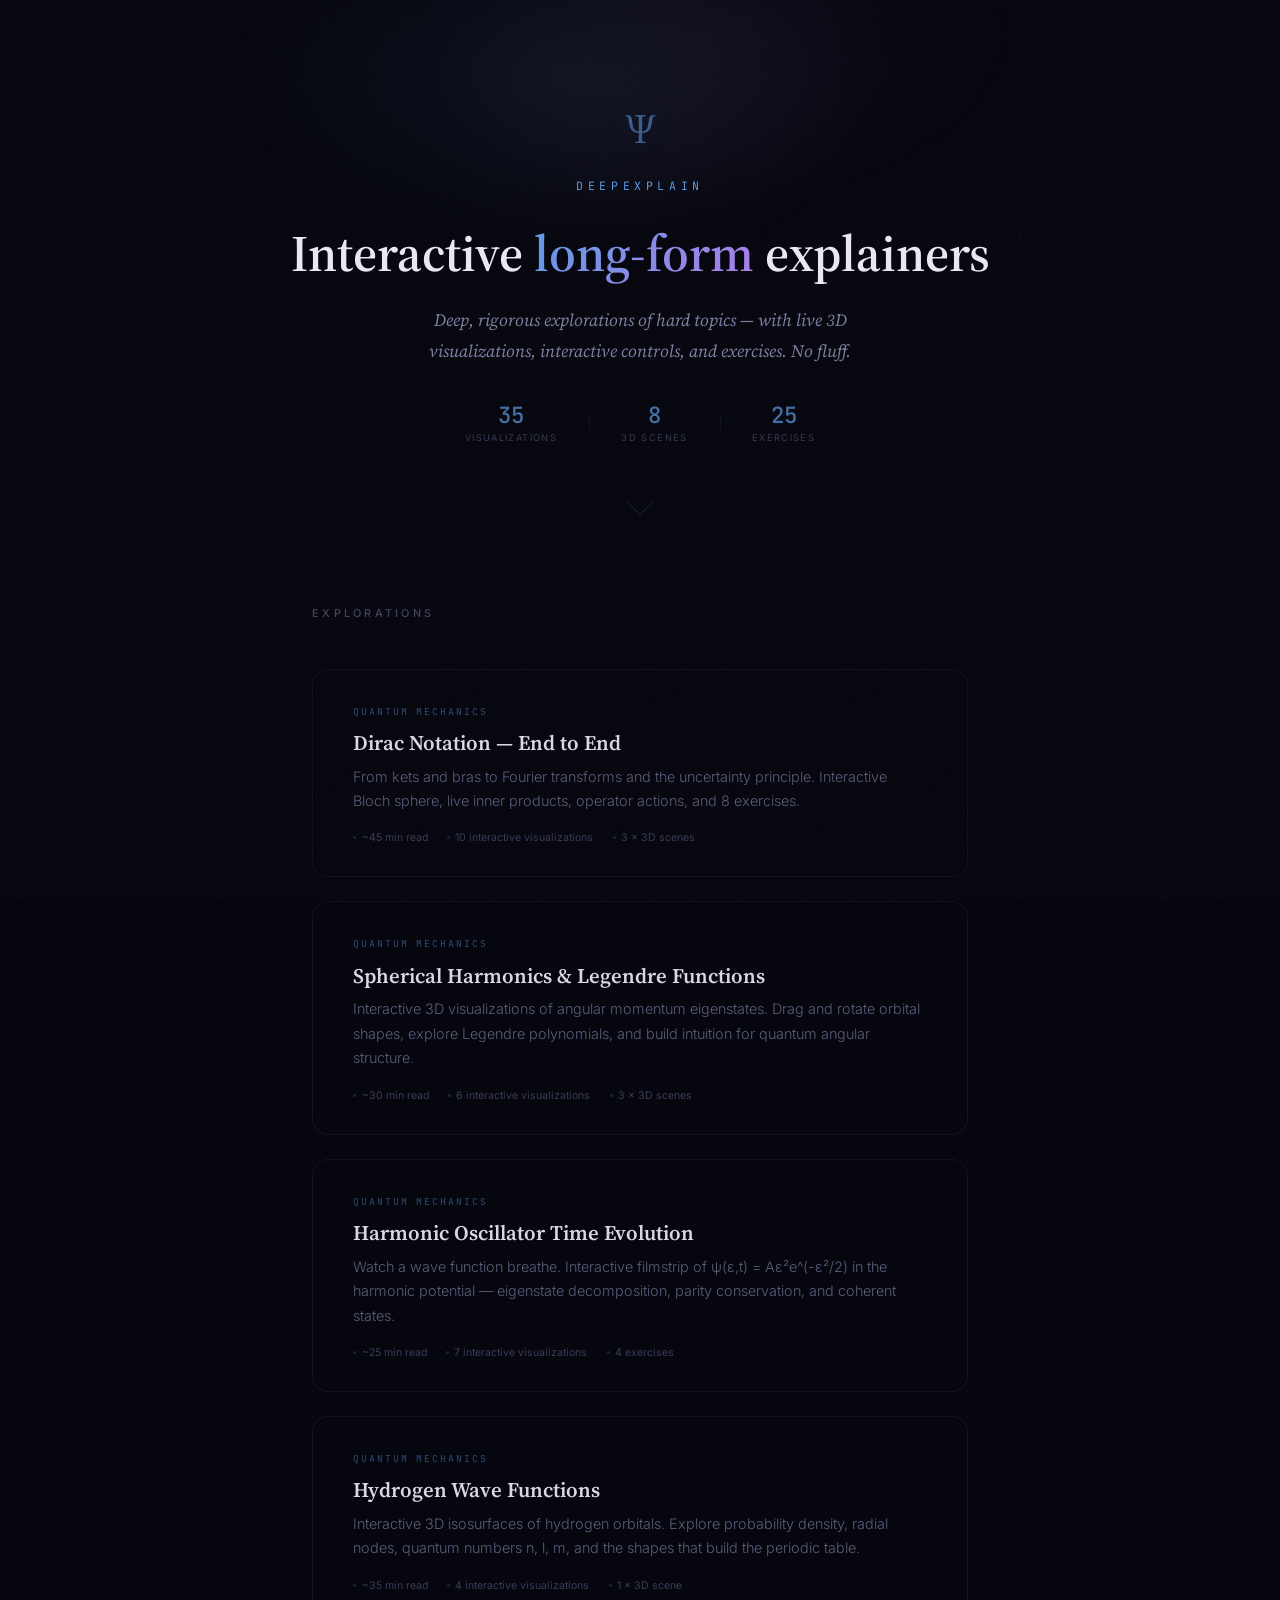
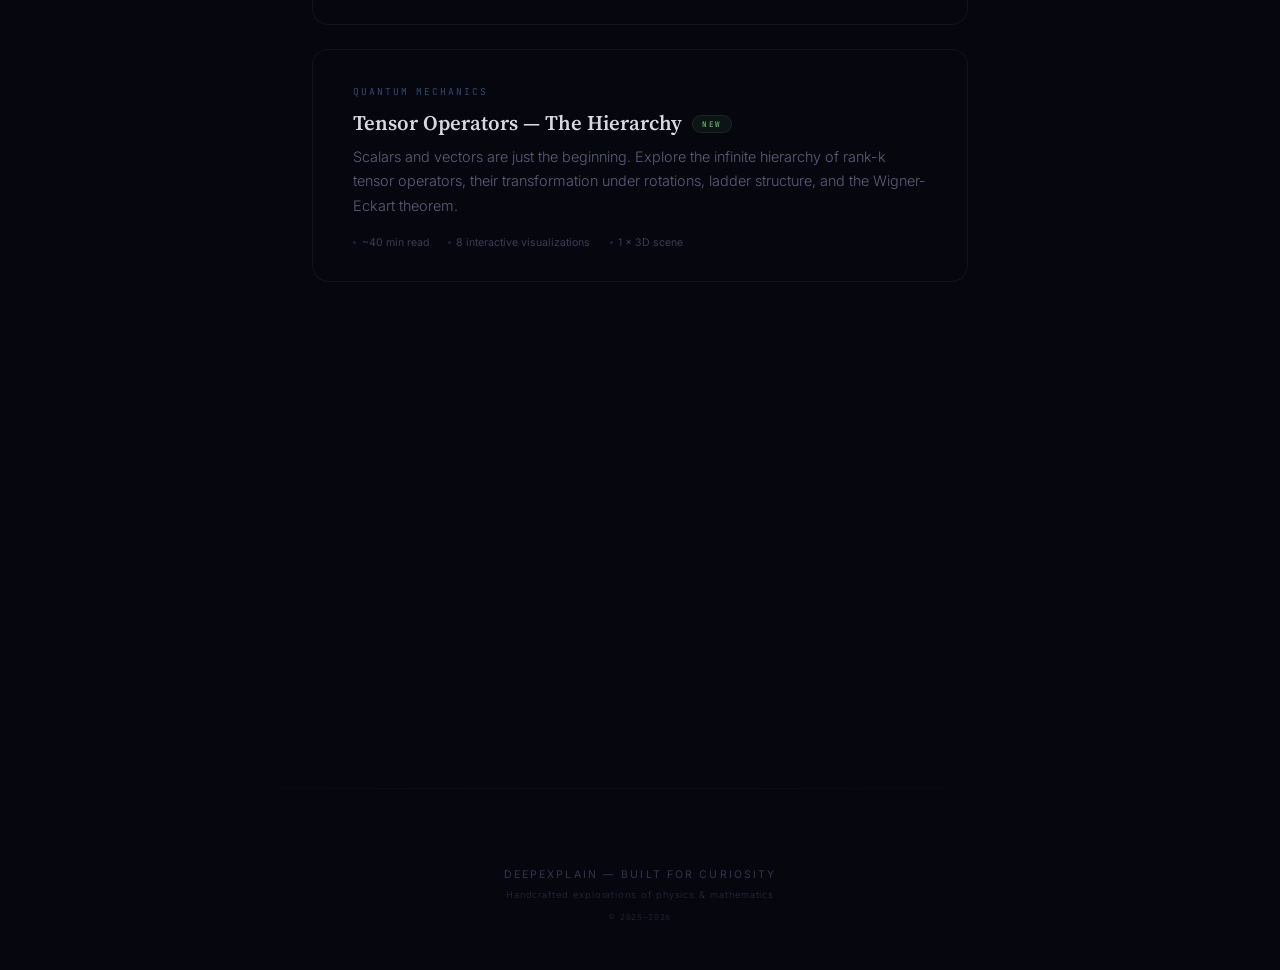
<file: index.html>
<!DOCTYPE html>
<html lang="en">
<head>
  <meta charset="UTF-8">
  <meta name="viewport" content="width=device-width, initial-scale=1.0">
  <title>DeepExplain — Interactive long-form explainers</title>
  <meta name="description" content="Deep, interactive explorations of hard topics. No fluff, no hand-waving — just rigorous explanations with live visualizations.">
  <link rel="canonical" href="https://deepexplain.dev">
  <meta property="og:title" content="DeepExplain — Interactive long-form explainers">
  <meta property="og:description" content="Deep, interactive explorations of hard topics. Live visualizations, 3D scenes, and exercises.">
  <meta property="og:url" content="https://deepexplain.dev">
  <meta property="og:type" content="website">
  <meta property="og:site_name" content="DeepExplain">
  <meta property="og:image" content="https://deepexplain.dev/assets/og-homepage.png">
  <meta property="og:image:width" content="1200">
  <meta property="og:image:height" content="630">
  <meta name="twitter:card" content="summary_large_image">
  <meta name="twitter:title" content="DeepExplain — Interactive long-form explainers">
  <meta name="twitter:description" content="Deep, interactive explorations of hard topics. Live visualizations, 3D scenes, and exercises.">
  <meta name="twitter:image" content="https://deepexplain.dev/assets/og-homepage.png">
  <meta name="author" content="DeepExplain">
  <meta name="theme-color" content="#06060e">
  <link rel="icon" href="data:image/svg+xml,<svg xmlns=%22http://www.w3.org/2000/svg%22 viewBox=%220 0 100 100%22><text y=%22.9em%22 font-size=%2270%22 font-family=%22monospace%22 fill=%22%235c9ce6%22>DE</text></svg>">
  <style>
    @import url('https://fonts.googleapis.com/css2?family=Source+Serif+4:ital,opsz,wght@0,8..60,400;0,8..60,600;1,8..60,400&family=Inter:wght@300;400;500;600&family=JetBrains+Mono:wght@400;500&display=swap');

    *,*::before,*::after{margin:0;padding:0;box-sizing:border-box}
    html{font-size:16px;scroll-behavior:smooth}
    body{
      background:#06060e;
      color:#c8c8d4;
      font-family:'Source Serif 4','Georgia',serif;
      min-height:100vh;
      overflow-x:hidden;
      -webkit-font-smoothing:antialiased;
      -moz-osx-font-smoothing:grayscale;
    }

    ::selection{background:rgba(92,156,230,0.25);color:#e8eaf6}

    /* ─── Noise texture overlay ─── */
    body::before{
      content:'';
      position:fixed;top:0;left:0;width:100%;height:100%;
      z-index:0;pointer-events:none;
      opacity:.028;
      background-image:url("data:image/svg+xml,%3Csvg viewBox='0 0 256 256' xmlns='http://www.w3.org/2000/svg'%3E%3Cfilter id='n'%3E%3CfeTurbulence type='fractalNoise' baseFrequency='.82' numOctaves='4' stitchTiles='stitch'/%3E%3C/filter%3E%3Crect width='100%25' height='100%25' filter='url(%23n)'/%3E%3C/svg%3E");
      background-repeat:repeat;
      background-size:200px 200px;
    }

    /* Canvas background */
    #bg-canvas{
      position:fixed;top:0;left:0;width:100%;height:100%;
      z-index:0;pointer-events:none;
    }

    /* ─── Page transition overlay ─── */
    .page-transition{
      position:fixed;top:0;left:0;width:100%;height:100%;
      z-index:9999;pointer-events:none;
      background:#06060e;
      opacity:0;
      transition:opacity .35s cubic-bezier(.22,1,.36,1);
    }
    .page-transition.active{opacity:1;pointer-events:all}

    .page{
      position:relative;z-index:1;
      opacity:0;
      animation:pageIn .9s .1s cubic-bezier(.22,1,.36,1) forwards;
    }
    @keyframes pageIn{
      from{opacity:0;transform:translateY(16px)}
      to{opacity:1;transform:translateY(0)}
    }

    /* ─── Gradient orb behind header ─── */
    .hero-glow{
      position:absolute;
      top:-18vh;left:50%;
      transform:translateX(-50%);
      width:min(800px,95vw);
      height:480px;
      background:
        radial-gradient(ellipse at 40% 50%,rgba(92,156,230,0.07) 0%,transparent 50%),
        radial-gradient(ellipse at 60% 40%,rgba(180,100,220,0.04) 0%,transparent 45%),
        radial-gradient(ellipse at 50% 60%,rgba(230,140,216,0.02) 0%,transparent 40%);
      pointer-events:none;
      animation:orbBreathe 14s infinite ease-in-out alternate;
    }
    @keyframes orbBreathe{
      0%{opacity:.6;transform:translateX(-50%) scale(1)}
      100%{opacity:1;transform:translateX(-50%) scale(1.1)}
    }

    /* ─── Header ─── */
    header{
      position:relative;
      text-align:center;
      padding:12vh 2rem 6vh;
    }

    /* Brand mark — Ψ glyph */
    .brand-mark{
      font-size:2.6rem;
      line-height:1;
      color:rgba(92,156,230,0.55);
      text-shadow:0 0 40px rgba(92,156,230,0.12), 0 0 80px rgba(92,156,230,0.04);
      margin-bottom:1.8rem;
      font-family:'Source Serif 4',serif;
      font-weight:400;
      opacity:0;
      animation:glyphIn .8s .1s cubic-bezier(.22,1,.36,1) forwards, glyphPulse 8s 1s infinite ease-in-out;
      user-select:none;
    }
    @keyframes glyphIn{
      from{opacity:0;transform:scale(0.85) translateY(8px)}
      to{opacity:1;transform:scale(1) translateY(0)}
    }
    @keyframes glyphPulse{
      0%,100%{text-shadow:0 0 40px rgba(92,156,230,0.08), 0 0 80px rgba(92,156,230,0.03);color:rgba(92,156,230,0.5)}
      50%{text-shadow:0 0 50px rgba(92,156,230,0.18), 0 0 100px rgba(92,156,230,0.06);color:rgba(92,156,230,0.65)}
    }

    header .logo{
      font-family:'JetBrains Mono',monospace;
      font-size:.72rem;
      letter-spacing:.4em;
      text-transform:uppercase;
      color:#5c9ce6;
      margin-bottom:1.8rem;
      opacity:0;
      animation:fadeUp .7s .2s cubic-bezier(.22,1,.36,1) forwards;
    }
    header h1{
      font-family:'Source Serif 4',serif;
      font-size:clamp(2rem,5vw,3.2rem);
      font-weight:600;
      color:#e8e8f0;
      line-height:1.22;
      margin-bottom:1.3rem;
      opacity:0;
      animation:fadeUp .7s .35s cubic-bezier(.22,1,.36,1) forwards;
    }
    header h1 span{
      background:linear-gradient(135deg,#5c9ce6 0%,#b07ce8 50%,#e68cd8 100%);
      background-size:200% 200%;
      -webkit-background-clip:text;
      -webkit-text-fill-color:transparent;
      background-clip:text;
      animation:gradientShift 8s infinite ease-in-out;
    }
    @keyframes gradientShift{
      0%,100%{background-position:0% 50%}
      50%{background-position:100% 50%}
    }
    header p{
      font-size:1.08rem;
      line-height:1.75;
      color:#7e7ea0;
      max-width:520px;
      margin:0 auto;
      font-style:italic;
      opacity:0;
      animation:fadeUp .7s .5s cubic-bezier(.22,1,.36,1) forwards;
    }
    @keyframes fadeUp{
      from{opacity:0;transform:translateY(20px)}
      to{opacity:1;transform:translateY(0)}
    }

    /* ─── Stats strip ─── */
    .stats{
      display:flex;
      justify-content:center;
      align-items:center;
      gap:0;
      margin-top:2.4rem;
      opacity:0;
      animation:fadeUp .6s .65s cubic-bezier(.22,1,.36,1) forwards;
    }
    .stat{
      text-align:center;
      padding:0 2rem;
      position:relative;
    }
    .stat+.stat::before{
      content:'';
      position:absolute;left:0;top:50%;
      transform:translateY(-50%);
      width:1px;height:28px;
      background:linear-gradient(180deg,transparent,rgba(92,156,230,0.12),transparent);
    }
    .stat-num{
      font-family:'JetBrains Mono',monospace;
      font-size:1.4rem;
      font-weight:500;
      color:rgba(92,156,230,0.7);
      line-height:1;
      margin-bottom:.3rem;
    }
    .stat-label{
      font-family:'Inter',sans-serif;
      font-size:.58rem;
      letter-spacing:.15em;
      text-transform:uppercase;
      color:#3a3a54;
      font-weight:400;
    }

    /* ─── Section label ─── */
    .articles{
      max-width:720px;
      margin:4vh auto 10vh;
      padding:0 2rem;
    }
    .articles h2{
      font-family:'Inter',sans-serif;
      font-size:.68rem;
      font-weight:500;
      letter-spacing:.3em;
      text-transform:uppercase;
      color:#444460;
      margin-bottom:2rem;
      padding-bottom:1rem;
      border-bottom:1px solid rgba(92,156,230,0.04);
      opacity:0;
      animation:fadeUp .6s .75s cubic-bezier(.22,1,.36,1) forwards;
    }

    /* ─── Cards ─── */
    .card-wrap{
      perspective:800px;
      margin-bottom:1.5rem;
    }
    .card{
      display:block;
      text-decoration:none;
      padding:2.2rem 2.5rem 2rem;
      border:1px solid rgba(20,20,36,0.9);
      border-radius:16px;
      background:rgba(8,8,18,0.55);
      backdrop-filter:blur(16px);
      position:relative;
      overflow:hidden;
      transition:border-color .5s,box-shadow .5s,transform .4s cubic-bezier(.22,1,.36,1);
      /* scroll reveal */
      opacity:0;
      transform:translateY(28px);
    }
    .card.revealed{
      opacity:1;
      transform:translateY(0);
      transition:opacity .65s cubic-bezier(.22,1,.36,1),transform .65s cubic-bezier(.22,1,.36,1),border-color .5s,box-shadow .5s;
    }

    /* accent stripe — left edge */
    .card .card-accent{
      position:absolute;top:0;left:0;bottom:0;
      width:3px;
      border-radius:16px 0 0 16px;
      opacity:0;
      transition:opacity .5s;
    }
    .card:hover .card-accent{opacity:1}
    .card--qm .card-accent{background:linear-gradient(180deg,#5c9ce6,#b07ce8)}
    .card--math .card-accent{background:linear-gradient(180deg,#66bb6a,#4fc3f7)}

    /* luminous top edge on hover */
    .card::before{
      content:'';
      position:absolute;top:0;left:0;right:0;
      height:1px;
      background:linear-gradient(90deg,transparent 0%,rgba(92,156,230,0.25) 20%,rgba(180,120,232,0.2) 50%,rgba(230,140,216,0.15) 80%,transparent 100%);
      opacity:0;
      transition:opacity .5s;
    }
    .card:hover::before{opacity:1}

    /* cursor-aware radial glow */
    .card::after{
      content:'';
      position:absolute;top:0;left:0;right:0;bottom:0;
      background:radial-gradient(circle at var(--mx,50%) var(--my,50%),rgba(92,156,230,0.04) 0%,transparent 55%);
      opacity:0;
      transition:opacity .4s;
      pointer-events:none;
    }
    .card:hover::after{opacity:1}

    .card:hover{
      border-color:rgba(92,156,230,0.12);
      box-shadow:0 12px 60px -16px rgba(92,156,230,0.1),0 0 0 1px rgba(92,156,230,0.04);
      transform:translateY(-4px);
    }

    .card-tag{
      font-family:'JetBrains Mono',monospace;
      font-size:.6rem;
      letter-spacing:.2em;
      text-transform:uppercase;
      color:#5c9ce6;
      opacity:.45;
      margin-bottom:.7rem;
      transition:opacity .4s;
    }
    .card:hover .card-tag{opacity:.75}
    .card--qm:hover .card-tag{color:#7eb4ee}
    .card--math:hover .card-tag{color:#7ecf80}
    .card h3{
      font-family:'Source Serif 4',serif;
      font-size:1.3rem;
      font-weight:600;
      color:#d8d8e4;
      margin-bottom:.55rem;
      transition:color .4s;
      line-height:1.3;
    }
    .card:hover h3{color:#eaeaf4}
    .card .card-desc{
      font-size:.9rem;
      line-height:1.7;
      color:#5e5e7c;
      font-family:'Inter',sans-serif;
      font-weight:300;
    }
    .card-meta{
      font-family:'Inter',sans-serif;
      font-size:.66rem;
      color:#3c3c58;
      margin-top:1.1rem;
      display:flex;
      flex-wrap:wrap;
      gap:.4rem 1.2rem;
    }
    .card-meta span{
      display:inline-flex;
      align-items:center;
      gap:.35rem;
      transition:color .4s;
    }
    .card:hover .card-meta span{color:#4e5e78}
    .card-meta .meta-dot{
      width:3px;height:3px;
      border-radius:50%;
      background:rgba(92,156,230,0.2);
      display:inline-block;
    }

    /* ─── Coming soon cards ─── */
    .card--upcoming{
      opacity:0;
      pointer-events:none;
      cursor:default;
      border-style:dashed;
      border-color:rgba(30,30,50,0.6);
    }
    .card--upcoming.revealed{
      opacity:1;
    }
    .card--upcoming .card-inner{
      opacity:.32;
      transition:opacity .4s;
    }
    .card--upcoming:nth-last-child(1) .card-inner{opacity:.22}
    .card--upcoming .card-tag{
      color:#5e5e7c;
    }

    /* ─── "NEW" badge on latest article ─── */
    .card-badge{
      display:inline-block;
      font-family:'JetBrains Mono',monospace;
      font-size:.48rem;
      font-weight:500;
      letter-spacing:.18em;
      text-transform:uppercase;
      color:#66bb6a;
      background:rgba(102,187,106,0.08);
      border:1px solid rgba(102,187,106,0.12);
      padding:.18rem .6rem;
      border-radius:100px;
      margin-left:.6rem;
      vertical-align:middle;
      position:relative;
      top:-1px;
      animation:badgePulse 4s infinite ease-in-out;
    }
    @keyframes badgePulse{
      0%,100%{box-shadow:0 0 0 0 rgba(102,187,106,0)}
      50%{box-shadow:0 0 12px 0 rgba(102,187,106,0.06)}
    }

    /* ─── Arrow indicator on live cards ─── */
    .card-arrow{
      position:absolute;
      right:2rem;top:50%;
      transform:translateY(-50%) translateX(-6px);
      opacity:0;
      transition:opacity .4s,transform .4s cubic-bezier(.22,1,.36,1);
      color:rgba(92,156,230,0.25);
      font-size:1.1rem;
      font-family:'Inter',sans-serif;
    }
    .card:hover .card-arrow{
      opacity:1;
      transform:translateY(-50%) translateX(0);
    }

    /* ─── Scroll indicator ─── */
    .scroll-hint{
      text-align:center;
      margin-top:3rem;
      opacity:0;
      animation:fadeUp .6s .9s cubic-bezier(.22,1,.36,1) forwards;
    }
    .scroll-hint-arrow{
      display:inline-block;
      width:20px;height:20px;
      border-right:1.5px solid rgba(92,156,230,0.15);
      border-bottom:1.5px solid rgba(92,156,230,0.15);
      transform:rotate(45deg);
      animation:scrollBounce 2.4s infinite cubic-bezier(.22,1,.36,1);
    }
    @keyframes scrollBounce{
      0%,100%{transform:rotate(45deg) translateY(0);opacity:.3}
      50%{transform:rotate(45deg) translateY(6px);opacity:.6}
    }

    /* ─── Footer ─── */
    footer{
      text-align:center;
      padding:5rem 2rem 3rem;
      position:relative;
    }
    footer::before{
      content:'';
      position:absolute;top:0;left:12%;right:12%;
      height:1px;
      background:linear-gradient(90deg,transparent,rgba(92,156,230,0.06),rgba(180,120,232,0.04),transparent);
    }
    footer p{
      font-family:'Inter',sans-serif;
      font-size:.66rem;
      color:#34344e;
      letter-spacing:.2em;
      font-weight:400;
    }
    footer .footer-sub{
      font-size:.58rem;
      color:#2a2a44;
      margin-top:.5rem;
      letter-spacing:.1em;
      font-weight:300;
    }
    footer .footer-year{
      font-size:.52rem;
      color:#222238;
      margin-top:.7rem;
      letter-spacing:.08em;
      font-weight:300;
      font-family:'JetBrains Mono',monospace;
    }

    /* ─── Focus-visible accessibility ─── */
    .card:focus-visible{
      outline:2px solid rgba(92,156,230,0.4);
      outline-offset:2px;
    }

    /* ─── Mobile touch states ─── */
    @media(hover:none){
      .card:active{
        border-color:rgba(92,156,230,0.12);
        transform:scale(0.985);
        transition:transform .15s;
      }
      .card:active .card-tag{opacity:.75}
      .card:active h3{color:#eaeaf4}
    }

    /* ─── Responsive ─── */
    @media(max-width:768px){
      header{padding:10vh 1.5rem 5vh}
      .brand-mark{font-size:2.2rem}
      .stat{padding:0 1.5rem}
      .stat-num{font-size:1.2rem}
      .articles{padding:0 1.5rem}
      .card{padding:1.8rem 2rem}
      .card-arrow{display:none}
    }
    @media(max-width:600px){
      .stat{padding:0 1.2rem}
      .stat-num{font-size:1.1rem}
      .stat-label{font-size:.54rem}
      .card{padding:1.6rem 1.5rem}
      .card h3{font-size:1.2rem}
      .card .card-desc{font-size:.88rem}
      header h1{font-size:clamp(1.7rem,6vw,2.6rem)}
      .card-badge{font-size:.44rem;padding:.15rem .5rem}
    }
    @media(max-width:480px){
      header{padding:8vh 1.2rem 4vh}
      .brand-mark{font-size:1.8rem;margin-bottom:1.4rem}
      header h1{font-size:clamp(1.6rem,7vw,2.4rem)}
      header p{font-size:.98rem}
      .stat{padding:0 1rem}
      .stat-num{font-size:1rem}
      .stat-label{font-size:.52rem}
      .articles{padding:0 1rem;margin-top:2vh}
      .card{padding:1.5rem 1.3rem;border-radius:12px}
      .card h3{font-size:1.15rem}
      .card .card-desc{font-size:.85rem}
      .card-meta{font-size:.6rem;gap:.3rem .8rem}
      footer{padding:3rem 1.2rem 2rem}
      .scroll-hint{margin-top:2rem}
    }
    @media(max-width:380px){
      .stats{flex-direction:column;gap:.8rem}
      .stat+.stat::before{display:none}
      header h1{font-size:clamp(1.4rem,7vw,2rem)}
    }

    /* ─── Reduced motion ─── */
    @media(prefers-reduced-motion:reduce){
      *,*::before,*::after{
        animation-duration:0.01ms !important;
        animation-iteration-count:1 !important;
        transition-duration:0.01ms !important;
      }
    }
  </style>
</head>
<body>
  <div class="page-transition" id="page-transition"></div>
  <canvas id="bg-canvas"></canvas>
  <div class="page">
    <header>
      <div class="hero-glow"></div>
      <div class="brand-mark" aria-hidden="true">Ψ</div>
      <div class="logo">DeepExplain</div>
      <h1>Interactive <span>long-form</span> explainers</h1>
      <p>Deep, rigorous explorations of hard topics — with live 3D visualizations, interactive controls, and exercises. No fluff.</p>
      <div class="stats">
        <div class="stat">
          <div class="stat-num" data-target="35">0</div>
          <div class="stat-label">Visualizations</div>
        </div>
        <div class="stat">
          <div class="stat-num" data-target="8">0</div>
          <div class="stat-label">3D Scenes</div>
        </div>
        <div class="stat">
          <div class="stat-num" data-target="25">0</div>
          <div class="stat-label">Exercises</div>
        </div>
      </div>
      <div class="scroll-hint"><div class="scroll-hint-arrow"></div></div>
    </header>

    <section class="articles">
      <h2>Explorations</h2>

      <div class="card-wrap">
        <a href="/dirac-notation/" class="card card--qm">
          <div class="card-accent"></div>
          <div class="card-tag">Quantum Mechanics</div>
          <h3>Dirac Notation — End to End</h3>
          <p class="card-desc">From kets and bras to Fourier transforms and the uncertainty principle. Interactive Bloch sphere, live inner products, operator actions, and 8 exercises.</p>
          <div class="card-meta">
            <span><span class="meta-dot"></span> ~45 min read</span>
            <span><span class="meta-dot"></span> 10 interactive visualizations</span>
            <span><span class="meta-dot"></span> 3 × 3D scenes</span>
          </div>
          <span class="card-arrow">→</span>
        </a>
      </div>

      <div class="card-wrap">
        <a href="/spherical-harmonics/" class="card card--qm">
          <div class="card-accent"></div>
          <div class="card-tag">Quantum Mechanics</div>
          <h3>Spherical Harmonics &amp; Legendre Functions</h3>
          <p class="card-desc">Interactive 3D visualizations of angular momentum eigenstates. Drag and rotate orbital shapes, explore Legendre polynomials, and build intuition for quantum angular structure.</p>
          <div class="card-meta">
            <span><span class="meta-dot"></span> ~30 min read</span>
            <span><span class="meta-dot"></span> 6 interactive visualizations</span>
            <span><span class="meta-dot"></span> 3 × 3D scenes</span>
          </div>
          <span class="card-arrow">→</span>
        </a>
      </div>

      <div class="card-wrap">
        <a href="/harmonic-oscillator/" class="card card--qm">
          <div class="card-accent"></div>
          <div class="card-tag">Quantum Mechanics</div>
          <h3>Harmonic Oscillator Time Evolution</h3>
          <p class="card-desc">Watch a wave function breathe. Interactive filmstrip of ψ(ε,t) = Aε²e^(-ε²/2) in the harmonic potential — eigenstate decomposition, parity conservation, and coherent states.</p>
          <div class="card-meta">
            <span><span class="meta-dot"></span> ~25 min read</span>
            <span><span class="meta-dot"></span> 7 interactive visualizations</span>
            <span><span class="meta-dot"></span> 4 exercises</span>
          </div>
          <span class="card-arrow">→</span>
        </a>
      </div>

      <div class="card-wrap">
        <a href="/hydrogen-wavefunctions/" class="card card--qm">
          <div class="card-accent"></div>
          <div class="card-tag">Quantum Mechanics</div>
          <h3>Hydrogen Wave Functions</h3>
          <p class="card-desc">Interactive 3D isosurfaces of hydrogen orbitals. Explore probability density, radial nodes, quantum numbers n, l, m, and the shapes that build the periodic table.</p>
          <div class="card-meta">
            <span><span class="meta-dot"></span> ~35 min read</span>
            <span><span class="meta-dot"></span> 4 interactive visualizations</span>
            <span><span class="meta-dot"></span> 1 × 3D scene</span>
          </div>
          <span class="card-arrow">→</span>
        </a>
      </div>

      <div class="card-wrap">
        <a href="/tensor-operators/" class="card card--qm">
          <div class="card-accent"></div>
          <div class="card-tag">Quantum Mechanics</div>
          <h3>Tensor Operators — The Hierarchy<span class="card-badge">New</span></h3>
          <p class="card-desc">Scalars and vectors are just the beginning. Explore the infinite hierarchy of rank-k tensor operators, their transformation under rotations, ladder structure, and the Wigner-Eckart theorem.</p>
          <div class="card-meta">
            <span><span class="meta-dot"></span> ~40 min read</span>
            <span><span class="meta-dot"></span> 8 interactive visualizations</span>
            <span><span class="meta-dot"></span> 1 × 3D scene</span>
          </div>
          <span class="card-arrow">→</span>
        </a>
      </div>

      <div class="card-wrap">
        <div class="card card--upcoming">
          <div class="card-inner">
            <div class="card-tag">Coming Soon</div>
            <h3>Tensor Products &amp; Entanglement</h3>
            <p class="card-desc">Multi-qubit systems, Bell states, density matrices, and the EPR paradox — all visualized.</p>
            <div class="card-meta"><span>In development</span></div>
          </div>
        </div>
      </div>

      <div class="card-wrap">
        <div class="card card--upcoming">
          <div class="card-inner">
            <div class="card-tag">Coming Soon</div>
            <h3>Path Integrals — Feynman's Way</h3>
            <p class="card-desc">The sum-over-histories formulation from scratch, with interactive path animations.</p>
            <div class="card-meta"><span>Planned</span></div>
          </div>
        </div>
      </div>
    </section>

    <footer>
      <p>DEEPEXPLAIN — BUILT FOR CURIOSITY</p>
      <p class="footer-sub">Handcrafted explorations of physics &amp; mathematics</p>
      <p class="footer-year">© 2025–2026</p>
    </footer>
  </div>

  <script>
    // ─── Page transition on link clicks ───
    document.querySelectorAll('.card:not(.card--upcoming)').forEach(card => {
      card.addEventListener('click', function(e) {
        e.preventDefault();
        const href = this.getAttribute('href');
        document.getElementById('page-transition').classList.add('active');
        setTimeout(() => { window.location.href = href; }, 350);
      });
    });

    // ─── Scroll reveal for cards ───
    const revealObserver = new IntersectionObserver((entries) => {
      entries.forEach((entry) => {
        if (entry.isIntersecting) {
          const cardEl = entry.target.querySelector('.card') || entry.target;
          const allWraps = Array.from(document.querySelectorAll('.card-wrap'));
          const idx = allWraps.indexOf(entry.target);
          setTimeout(() => cardEl.classList.add('revealed'), idx * 130);
          revealObserver.unobserve(entry.target);
        }
      });
    }, { threshold: 0.08, rootMargin: '0px 0px -30px 0px' });

    document.querySelectorAll('.card-wrap').forEach(wrap => revealObserver.observe(wrap));

    // ─── Count-up animation on stat numbers ───
    const statNums = document.querySelectorAll('.stat-num[data-target]');
    let statsCounted = false;
    const statsObserver = new IntersectionObserver((entries) => {
      entries.forEach((entry) => {
        if (entry.isIntersecting && !statsCounted) {
          statsCounted = true;
          statNums.forEach(el => {
            const target = parseInt(el.dataset.target);
            const duration = 1200;
            const start = performance.now();
            function tick(now) {
              const elapsed = now - start;
              const progress = Math.min(elapsed / duration, 1);
              // ease-out cubic
              const eased = 1 - Math.pow(1 - progress, 3);
              el.textContent = Math.round(eased * target);
              if (progress < 1) requestAnimationFrame(tick);
            }
            requestAnimationFrame(tick);
          });
          statsObserver.disconnect();
        }
      });
    }, { threshold: 0.5 });
    const statsEl = document.querySelector('.stats');
    if (statsEl) statsObserver.observe(statsEl);

    // ─── Fade scroll hint on scroll ───
    const scrollHint = document.querySelector('.scroll-hint');
    if (scrollHint) {
      window.addEventListener('scroll', () => {
        if (window.scrollY > 80) {
          scrollHint.style.opacity = '0';
          scrollHint.style.transition = 'opacity .5s';
        }
      }, { passive: true });
    }

    // ─── Cursor-aware card glow + subtle 3D tilt ───
    document.querySelectorAll('.card:not(.card--upcoming)').forEach(card => {
      card.addEventListener('mousemove', (e) => {
        const rect = card.getBoundingClientRect();
        const x = (e.clientX - rect.left) / rect.width;
        const y = (e.clientY - rect.top) / rect.height;
        card.style.setProperty('--mx', (x * 100) + '%');
        card.style.setProperty('--my', (y * 100) + '%');
        // subtle 3D tilt
        const tiltX = (y - 0.5) * -3;
        const tiltY = (x - 0.5) * 3;
        card.style.transform = `translateY(-4px) rotateX(${tiltX}deg) rotateY(${tiltY}deg)`;
      });
      card.addEventListener('mouseleave', () => {
        card.style.transform = '';
      });
    });

    // ─── Parallax header on scroll ───
    const brandMark = document.querySelector('.brand-mark');
    const heroGlow = document.querySelector('.hero-glow');
    let ticking = false;
    window.addEventListener('scroll', () => {
      if (!ticking) {
        requestAnimationFrame(() => {
          const scrollY = window.scrollY;
          if (scrollY < 600) {
            const rate = scrollY * 0.15;
            brandMark.style.transform = `translateY(${rate}px)`;
            heroGlow.style.transform = `translateX(-50%) translateY(${scrollY * 0.08}px)`;
          }
          ticking = false;
        });
        ticking = true;
      }
    });

    // ─── Particle background (performance-aware) ───
    const c = document.getElementById('bg-canvas');
    const ctx = c.getContext('2d');
    let W, H, particles = [];
    const isMobile = window.innerWidth < 768;
    const N = isMobile ? 40 : 80;

    function resize() {
      W = c.width = window.innerWidth;
      H = c.height = window.innerHeight;
    }
    resize();
    window.addEventListener('resize', resize);

    const colors = [
      [92, 156, 230],   // blue
      [180, 120, 232],  // violet
      [230, 140, 216],  // rose
    ];
    for (let i = 0; i < N; i++) {
      const col = colors[Math.floor(Math.random() * colors.length)];
      const depth = Math.random();
      particles.push({
        x: Math.random() * (W || 1200),
        y: Math.random() * (H || 800),
        vx: (Math.random() - 0.5) * 0.1 * (0.5 + depth * 0.5),
        vy: (Math.random() - 0.5) * 0.1 * (0.5 + depth * 0.5),
        r: (Math.random() * 1.2 + 0.3) * (0.6 + depth * 0.4),
        o: (Math.random() * 0.09 + 0.012) * (0.5 + depth * 0.5),
        col: col,
        depth: depth
      });
    }

    const connDist = isMobile ? 100 : 130;
    function draw() {
      ctx.clearRect(0, 0, W, H);
      for (let i = 0; i < N; i++) {
        const p = particles[i];
        p.x += p.vx; p.y += p.vy;
        if (p.x < 0) p.x = W;
        if (p.x > W) p.x = 0;
        if (p.y < 0) p.y = H;
        if (p.y > H) p.y = 0;
        ctx.beginPath();
        ctx.arc(p.x, p.y, p.r, 0, Math.PI * 2);
        ctx.fillStyle = `rgba(${p.col[0]},${p.col[1]},${p.col[2]},${p.o})`;
        ctx.fill();
        // connections (skip on mobile for performance)
        if (!isMobile) {
          for (let j = i + 1; j < N; j++) {
            const q = particles[j];
            const dx = p.x - q.x, dy = p.y - q.y;
            const dist = Math.sqrt(dx * dx + dy * dy);
            if (dist < connDist) {
              const avgR = (p.col[0] + q.col[0]) >> 1;
              const avgG = (p.col[1] + q.col[1]) >> 1;
              const avgB = (p.col[2] + q.col[2]) >> 1;
              ctx.beginPath();
              ctx.moveTo(p.x, p.y);
              ctx.lineTo(q.x, q.y);
              ctx.strokeStyle = `rgba(${avgR},${avgG},${avgB},${0.02 * (1 - dist / connDist)})`;
              ctx.lineWidth = 0.4;
              ctx.stroke();
            }
          }
        }
      }
      requestAnimationFrame(draw);
    }
    draw();
  </script>

  <!-- Google Analytics -->
  <script async src="https://www.googletagmanager.com/gtag/js?id=G-GY760J0K7L"></script>
  <script>
    window.dataLayer = window.dataLayer || [];
    function gtag(){dataLayer.push(arguments);}
    gtag('js', new Date());
    gtag('config', 'G-GY760J0K7L');
  </script>
</body>
</html>
</file>
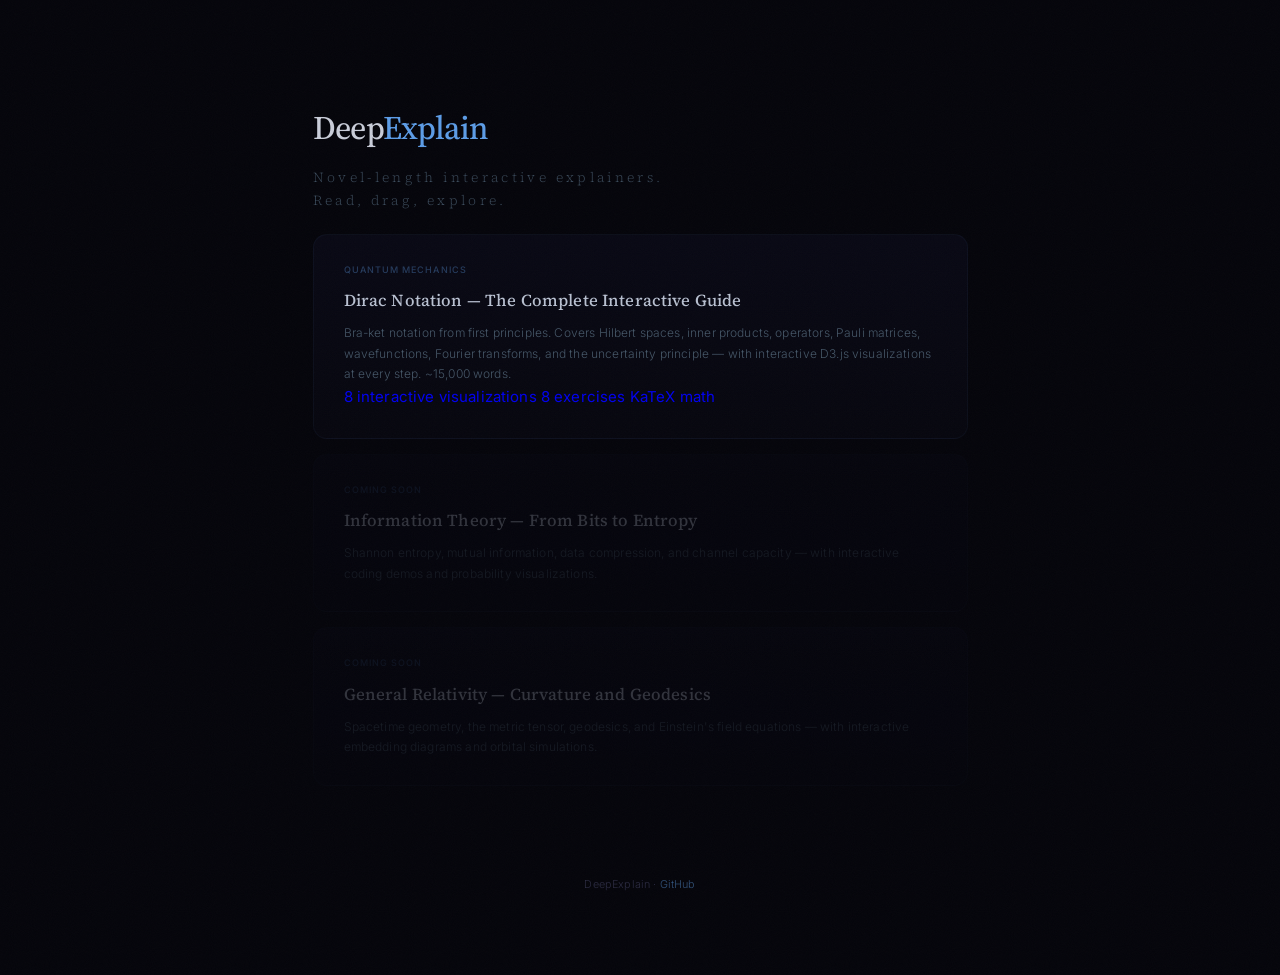
<file: index.v3.html>
<!DOCTYPE html>
<html lang="en">
<head>
  <meta charset="UTF-8">
  <meta name="viewport" content="width=device-width, initial-scale=1.0">
  <title>DeepExplain — Interactive Long-Form Explainers</title>
  <meta name="description" content="Novel-length interactive explainers on physics, math, and computer science. Built with D3.js visualizations that run as you read.">
  <meta property="og:title" content="DeepExplain — Interactive Long-Form Explainers">
  <meta property="og:description" content="Novel-length interactive explainers on physics, math, and computer science.">
  <meta property="og:type" content="website">
  <link rel="icon" type="image/svg+xml" href="data:image/svg+xml,%3Csvg xmlns='http://www.w3.org/2000/svg' viewBox='0 0 32 32'%3E%3Crect width='32' height='32' rx='6' fill='%230a0a18'/%3E%3Ctext x='16' y='24' text-anchor='middle' font-family='serif' font-size='22' font-weight='bold' fill='%234fc3f7'%3E%E2%9F%A8%E2%9F%A9%3C/text%3E%3C/svg%3E">
  <link rel="canonical" href="https://deepexplain.dev/">
  <link rel="stylesheet" href="css/style.css">
</head>
<body>

<main class="home">

  <div class="hero-mark">
    <div class="logo-text">Deep<span class="accent">Explain</span></div>
    <p class="tagline">Novel-length interactive explainers.<br>Read, drag, explore.</p>
  </div>

  <div class="article-list">

    <a href="dirac-notation/" class="article-card">
      <div class="card-meta">Quantum Mechanics</div>
      <div class="card-title">Dirac Notation — The Complete Interactive Guide</div>
      <div class="card-desc">
        Bra-ket notation from first principles. Covers Hilbert spaces, inner products, operators, 
        Pauli matrices, wavefunctions, Fourier transforms, and the uncertainty principle — with 
        interactive D3.js visualizations at every step. ~15,000 words.
      </div>
      <div class="card-tags">
        <span class="tag">8 interactive visualizations</span>
        <span class="tag">8 exercises</span>
        <span class="tag">KaTeX math</span>
      </div>
    </a>

    <div class="article-card coming-soon">
      <div class="card-meta">Coming soon</div>
      <div class="card-title">Information Theory — From Bits to Entropy</div>
      <div class="card-desc">
        Shannon entropy, mutual information, data compression, and channel capacity — 
        with interactive coding demos and probability visualizations.
      </div>
    </div>

    <div class="article-card coming-soon">
      <div class="card-meta">Coming soon</div>
      <div class="card-title">General Relativity — Curvature and Geodesics</div>
      <div class="card-desc">
        Spacetime geometry, the metric tensor, geodesics, and Einstein's field equations — 
        with interactive embedding diagrams and orbital simulations.
      </div>
    </div>

  </div>

  <p class="closing home-footer">
    DeepExplain · <a href="https://github.com/crawde" class="subtle-link">GitHub</a>
  </p>

</main>

</body>
</html>
</file>
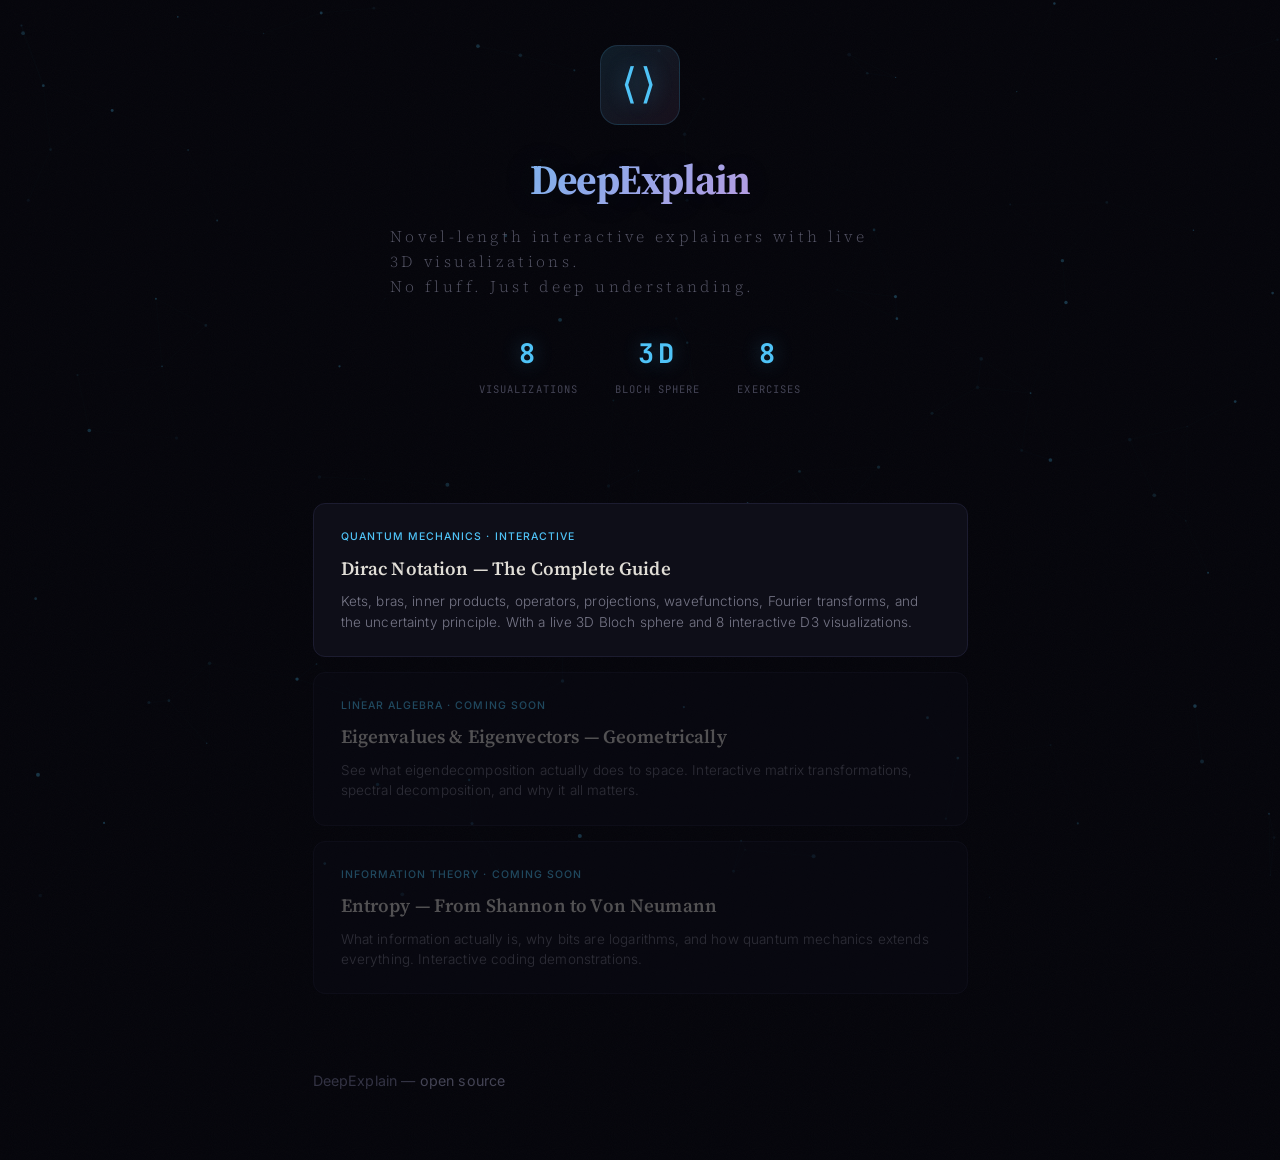
<file: index.v4.html>
<!DOCTYPE html>
<html lang="en">
<head>
  <meta charset="UTF-8">
  <meta name="viewport" content="width=device-width, initial-scale=1.0">
  <title>DeepExplain — Interactive Deep Dives into Hard Topics</title>
  <meta name="description" content="Novel-length interactive explainers with live 3D visualizations. Dive deep into quantum mechanics, linear algebra, and more.">
  <meta property="og:title" content="DeepExplain — Interactive Deep Dives into Hard Topics">
  <meta property="og:description" content="Novel-length interactive explainers with live 3D and 2D visualizations. No fluff, just deep understanding.">
  <meta property="og:type" content="website">
  <link rel="icon" type="image/svg+xml" href="data:image/svg+xml,%3Csvg xmlns='http://www.w3.org/2000/svg' viewBox='0 0 32 32'%3E%3Crect width='32' height='32' rx='6' fill='%230a0a18'/%3E%3Ctext x='16' y='24' text-anchor='middle' font-family='serif' font-size='22' font-weight='bold' fill='%234fc3f7'%3E%E2%9F%A8%E2%9F%A9%3C/text%3E%3C/svg%3E">
  <link rel="canonical" href="https://deepexplain.dev/">
  <link rel="stylesheet" href="css/style.css">
  <style>
    /* Landing-specific styles */
    #particle-canvas {
      position: fixed;
      top: 0; left: 0;
      width: 100vw; height: 100vh;
      z-index: 0;
      pointer-events: none;
    }
    .home {
      position: relative;
      z-index: 1;
      max-width: 700px;
      margin: 0 auto;
      padding: 0 1.5rem;
      min-height: 100vh;
      display: flex;
      flex-direction: column;
      justify-content: center;
    }
    .hero-mark {
      text-align: center;
      margin-bottom: 4rem;
      padding-top: 3rem;
    }
    .logo-icon {
      display: block;
      margin: 0 auto 1.2rem;
      width: 80px;
      height: 80px;
      border-radius: 18px;
      background: linear-gradient(135deg, rgba(79,195,247,0.12) 0%, rgba(230,140,216,0.08) 100%);
      border: 1px solid rgba(79,195,247,0.15);
      display: flex;
      align-items: center;
      justify-content: center;
      font-size: 42px;
      font-family: serif;
      color: #4fc3f7;
      text-shadow: 0 0 20px rgba(79,195,247,0.4);
      animation: logoPulse 3s ease-in-out infinite;
    }
    @keyframes logoPulse {
      0%, 100% { box-shadow: 0 0 30px rgba(79,195,247,0.1); }
      50% { box-shadow: 0 0 50px rgba(79,195,247,0.2); }
    }
    .logo-text {
      font-size: 2.8rem;
      font-weight: 700;
      letter-spacing: -0.03em;
      background: linear-gradient(135deg, #4fc3f7 0%, #e68cd8 100%);
      -webkit-background-clip: text;
      -webkit-text-fill-color: transparent;
      background-clip: text;
      margin-bottom: 0.5rem;
    }
    .tagline {
      color: #556;
      font-size: 1.05rem;
      line-height: 1.6;
      max-width: 500px;
      margin: 0 auto;
    }
    .article-list {
      display: flex;
      flex-direction: column;
      gap: 1rem;
    }
    .article-card {
      display: block;
      text-decoration: none;
      background: #0e0e18;
      border: 1px solid #1c1c30;
      border-radius: 12px;
      padding: 1.6rem 1.8rem;
      transition: all 0.25s ease;
    }
    .article-card:hover {
      border-color: #4fc3f7;
      transform: translateY(-2px);
      box-shadow: 0 8px 30px rgba(79,195,247,0.08);
    }
    .article-card.coming-soon {
      opacity: 0.35;
      pointer-events: none;
    }
    .card-meta {
      font-size: 0.7rem;
      text-transform: uppercase;
      letter-spacing: 0.1em;
      color: #4fc3f7;
      margin-bottom: 0.4rem;
    }
    .card-title {
      font-size: 1.25rem;
      font-weight: 600;
      color: #e0ddd6;
      margin-bottom: 0.4rem;
    }
    .card-desc {
      font-size: 0.9rem;
      color: #778;
      line-height: 1.5;
    }
    .home-footer {
      text-align: center;
      margin-top: 5rem;
      padding-bottom: 3rem;
      color: #334;
      font-size: 0.85rem;
    }
    .home-footer a {
      color: #445;
      text-decoration: none;
    }
    .stats {
      display: flex;
      justify-content: center;
      gap: 2.5rem;
      margin-top: 2rem;
      margin-bottom: 3rem;
    }
    .stat {
      text-align: center;
    }
    .stat-num {
      font-size: 1.8rem;
      font-weight: 700;
      color: #4fc3f7;
      text-shadow: 0 0 20px rgba(79,195,247,0.3);
    }
    .stat-label {
      font-size: 0.7rem;
      text-transform: uppercase;
      letter-spacing: 0.1em;
      color: #445;
      margin-top: 0.2rem;
    }
  </style>
</head>
<body>

<canvas id="particle-canvas"></canvas>

<div class="home">
  <div class="hero-mark">
    <div class="logo-icon">⟨⟩</div>
    <h1 class="logo-text">DeepExplain</h1>
    <p class="tagline">Novel-length interactive explainers with live 3D visualizations.<br>No fluff. Just deep understanding.</p>
    <div class="stats">
      <div class="stat">
        <div class="stat-num">8</div>
        <div class="stat-label">Visualizations</div>
      </div>
      <div class="stat">
        <div class="stat-num">3D</div>
        <div class="stat-label">Bloch Sphere</div>
      </div>
      <div class="stat">
        <div class="stat-num">8</div>
        <div class="stat-label">Exercises</div>
      </div>
    </div>
  </div>

  <div class="article-list">
    <a href="dirac-notation/" class="article-card">
      <div class="card-meta">Quantum Mechanics · Interactive</div>
      <div class="card-title">Dirac Notation — The Complete Guide</div>
      <div class="card-desc">Kets, bras, inner products, operators, projections, wavefunctions, Fourier transforms, and the uncertainty principle. With a live 3D Bloch sphere and 8 interactive D3 visualizations.</div>
    </a>
    <div class="article-card coming-soon">
      <div class="card-meta">Linear Algebra · Coming Soon</div>
      <div class="card-title">Eigenvalues & Eigenvectors — Geometrically</div>
      <div class="card-desc">See what eigendecomposition actually does to space. Interactive matrix transformations, spectral decomposition, and why it all matters.</div>
    </div>
    <div class="article-card coming-soon">
      <div class="card-meta">Information Theory · Coming Soon</div>
      <div class="card-title">Entropy — From Shannon to Von Neumann</div>
      <div class="card-desc">What information actually is, why bits are logarithms, and how quantum mechanics extends everything. Interactive coding demonstrations.</div>
    </div>
  </div>

  <div class="home-footer">
    <p>DeepExplain — <a href="https://github.com/crawde/deepexplain">open source</a></p>
  </div>
</div>

<script>
// Animated particle background
(function() {
  const canvas = document.getElementById('particle-canvas');
  if (!canvas) return;
  const ctx = canvas.getContext('2d');

  let W, H;
  function resize() {
    W = canvas.width = window.innerWidth;
    H = canvas.height = window.innerHeight;
  }
  resize();
  window.addEventListener('resize', resize);

  const particles = [];
  const N = 120;

  for (let i = 0; i < N; i++) {
    particles.push({
      x: Math.random() * W,
      y: Math.random() * H,
      vx: (Math.random() - 0.5) * 0.3,
      vy: (Math.random() - 0.5) * 0.3,
      r: Math.random() * 1.5 + 0.5,
      phase: Math.random() * Math.PI * 2
    });
  }

  function draw() {
    ctx.clearRect(0, 0, W, H);
    const t = Date.now() * 0.001;

    // Update & draw particles
    for (const p of particles) {
      p.x += p.vx;
      p.y += p.vy;
      if (p.x < 0) p.x = W;
      if (p.x > W) p.x = 0;
      if (p.y < 0) p.y = H;
      if (p.y > H) p.y = 0;

      const alpha = 0.15 + 0.1 * Math.sin(t + p.phase);
      ctx.beginPath();
      ctx.arc(p.x, p.y, p.r, 0, Math.PI * 2);
      ctx.fillStyle = `rgba(79, 195, 247, ${alpha})`;
      ctx.fill();
    }

    // Draw connections
    for (let i = 0; i < N; i++) {
      for (let j = i + 1; j < N; j++) {
        const dx = particles[i].x - particles[j].x;
        const dy = particles[i].y - particles[j].y;
        const dist = Math.sqrt(dx * dx + dy * dy);
        if (dist < 150) {
          ctx.beginPath();
          ctx.moveTo(particles[i].x, particles[i].y);
          ctx.lineTo(particles[j].x, particles[j].y);
          ctx.strokeStyle = `rgba(79, 195, 247, ${0.04 * (1 - dist / 150)})`;
          ctx.lineWidth = 0.5;
          ctx.stroke();
        }
      }
    }

    requestAnimationFrame(draw);
  }
  draw();
})();
</script>

<!-- Google Analytics -->
<script async src="https://www.googletagmanager.com/gtag/js?id=G-XXXXXXXXXX"></script>
<script>
  window.dataLayer = window.dataLayer || [];
  function gtag(){dataLayer.push(arguments);}
  gtag('js', new Date());
  gtag('config', 'G-XXXXXXXXXX');
</script>

</body>
</html>
</file>
<file: css/style.css>
/* DeepExplain v6 — Premium typography, cinematic aesthetics, luxurious controls */

/* ─── WEB FONTS ─── */
@import url('https://fonts.googleapis.com/css2?family=Source+Serif+4:ital,opsz,wght@0,8..60,300;0,8..60,400;0,8..60,500;0,8..60,600;1,8..60,300;1,8..60,400&family=Inter:wght@300;400;500;600&family=JetBrains+Mono:wght@300;400;500&display=swap');

/* ─── BASE ─── */
*, *::before, *::after { box-sizing: border-box; margin: 0; padding: 0; }

html {
  font-size: 15px;
  scroll-behavior: smooth;
}

body {
  background: #05050b;
  color: #b8bcc8;
  font-family: 'Inter', -apple-system, 'Segoe UI', sans-serif;
  line-height: 1.75;
  font-weight: 400;
  -webkit-font-smoothing: antialiased;
  -moz-osx-font-smoothing: grayscale;
  letter-spacing: 0.01em;
}

/* ─── Noise texture overlay ─── */
body::after {
  content: '';
  position: fixed; top: 0; left: 0; width: 100%; height: 100%;
  z-index: 0; pointer-events: none;
  opacity: .025;
  background-image: url("data:image/svg+xml,%3Csvg viewBox='0 0 256 256' xmlns='http://www.w3.org/2000/svg'%3E%3Cfilter id='n'%3E%3CfeTurbulence type='fractalNoise' baseFrequency='.82' numOctaves='4' stitchTiles='stitch'/%3E%3C/filter%3E%3Crect width='100%25' height='100%25' filter='url(%23n)'/%3E%3C/svg%3E");
  background-repeat: repeat;
  background-size: 200px 200px;
}

::selection {
  background: rgba(92, 156, 230, 0.25);
  color: #e8eaf6;
}

::-webkit-scrollbar { width: 6px; }
::-webkit-scrollbar-track { background: #05050b; }
::-webkit-scrollbar-thumb { background: #1a1a30; border-radius: 3px; }
::-webkit-scrollbar-thumb:hover { background: #2a2a50; }

/* ─── TOP NAV ─── */
.topnav {
  position: fixed;
  top: 0;
  left: 0;
  right: 0;
  z-index: 100;
  display: flex;
  align-items: center;
  gap: 0.6rem;
  padding: 0.7rem 1.8rem;
  background: rgba(5, 5, 11, 0.92);
  backdrop-filter: blur(20px) saturate(1.2);
  -webkit-backdrop-filter: blur(20px) saturate(1.2);
  border-bottom: 1px solid rgba(92, 156, 230, 0.04);
  font-family: 'Inter', -apple-system, sans-serif;
  font-size: 0.78rem;
  font-weight: 400;
  letter-spacing: 0.01em;
  transition: background 0.4s;
}
.topnav.scrolled {
  background: rgba(5, 5, 11, 0.97);
  border-bottom-color: rgba(92, 156, 230, 0.06);
}

.nav-home {
  color: #8899bb;
  text-decoration: none;
  display: flex;
  align-items: center;
  gap: 0.4rem;
  transition: color 0.3s, transform 0.3s cubic-bezier(.22,1,.36,1);
}
.nav-home:hover { color: #a8c8f0; transform: translateX(-2px); }
.nav-home:focus-visible {
  outline: 2px solid rgba(92, 156, 230, 0.4);
  outline-offset: 3px;
  border-radius: 4px;
}
.nav-logo {
  font-size: 1rem;
  color: #5c9ce6;
  font-weight: 500;
  font-family: 'JetBrains Mono', monospace;
  transition: text-shadow 0.3s;
}
.nav-home:hover .nav-logo {
  text-shadow: 0 0 12px rgba(92, 156, 230, 0.25);
}
.accent { color: #5c9ce6; }
.nav-sep { color: #222; }
.nav-current { color: #444; font-weight: 300; }

/* ─── 3D HERO SCENE ─── */
.hero-scene {
  position: relative;
  width: 100%;
  height: 70vh;
  min-height: 480px;
  max-height: 640px;
  overflow: hidden;
  background: radial-gradient(ellipse at 50% 35%, #0c1228 0%, #060610 50%, #03030a 100%);
  border-bottom: 1px solid rgba(92, 156, 230, 0.06);
}

.hero-scene::before {
  content: '';
  position: absolute;
  inset: 0;
  background:
    radial-gradient(circle at 30% 25%, rgba(92, 156, 230, 0.04) 0%, transparent 40%),
    radial-gradient(circle at 70% 60%, rgba(180, 100, 220, 0.03) 0%, transparent 35%);
  pointer-events: none;
  z-index: 1;
}

.hero-scene::after {
  content: '';
  position: absolute;
  bottom: 0;
  left: 10%;
  right: 10%;
  height: 1px;
  background: linear-gradient(90deg, transparent, rgba(92, 156, 230, 0.15), transparent);
  z-index: 2;
}

#bloch-canvas {
  position: absolute;
  top: 0;
  left: 0;
  width: 100%;
  height: 100%;
  cursor: grab;
  z-index: 0;
}
#bloch-canvas:active { cursor: grabbing; }

.hero-overlay {
  position: absolute;
  bottom: 0;
  left: 0;
  right: 0;
  padding: 2.5rem 2rem 3.5rem;
  background: linear-gradient(transparent 0%, rgba(5, 5, 11, 0.85) 60%, rgba(5, 5, 11, 0.98) 100%);
  pointer-events: none;
  z-index: 3;
}

.hero-title-wrap {
  max-width: 480px;
  margin: 0 auto;
  text-align: center;
}

.hero-title {
  font-family: 'Inter', sans-serif;
  font-size: 1.15rem;
  font-weight: 500;
  color: #dde0ea;
  letter-spacing: -0.02em;
  line-height: 1.55;
  margin-bottom: 0.4rem;
}

.hero-sub {
  font-family: 'Inter', sans-serif;
  font-size: 0.72rem;
  color: rgba(92, 156, 230, 0.45);
  font-weight: 400;
  letter-spacing: 0.08em;
  text-transform: uppercase;
}

.hero-state {
  position: absolute;
  top: 4.5rem;
  left: 50%;
  transform: translateX(-50%);
  font-family: 'JetBrains Mono', monospace;
  font-size: 0.82rem;
  font-weight: 300;
  color: rgba(92, 156, 230, 0.55);
  background: rgba(10, 14, 30, 0.5);
  backdrop-filter: blur(12px);
  -webkit-backdrop-filter: blur(12px);
  padding: 0.3rem 1rem;
  border-radius: 20px;
  border: 1px solid rgba(92, 156, 230, 0.08);
  text-shadow: 0 0 20px rgba(92, 156, 230, 0.15);
  opacity: 0.9;
  pointer-events: none;
  white-space: nowrap;
  letter-spacing: 0.04em;
  z-index: 4;
}

.scroll-hint {
  position: absolute;
  bottom: 1.2rem;
  left: 50%;
  transform: translateX(-50%);
  animation: bobUpDown 3s infinite ease-in-out;
  z-index: 4;
}

.scroll-arrow {
  width: 14px;
  height: 14px;
  border-right: 1px solid rgba(92, 156, 230, 0.15);
  border-bottom: 1px solid rgba(92, 156, 230, 0.15);
  transform: rotate(45deg);
}

@keyframes bobUpDown {
  0%, 100% { transform: translateX(-50%) translateY(0); opacity: 0.15; }
  50% { transform: translateX(-50%) translateY(6px); opacity: 0.4; }
}

/* ─── 3D INLINE SECTIONS ─── */
.scene-3d {
  position: relative;
  width: calc(100% + 3rem);
  height: 42vh;
  min-height: 340px;
  max-height: 480px;
  margin: 3rem -1.5rem;
  overflow: hidden;
  border-radius: 12px;
  background: radial-gradient(ellipse at 50% 40%, #0a0e22 0%, #060610 60%, #04040c 100%);
  border: 1px solid rgba(92, 156, 230, 0.04);
  box-shadow: 0 4px 40px rgba(0, 0, 0, 0.3), inset 0 1px 0 rgba(92, 156, 230, 0.03);
}

.scene-3d canvas {
  position: absolute;
  top: 0;
  left: 0;
  width: 100%;
  height: 100%;
  cursor: grab;
}
.scene-3d canvas:active { cursor: grabbing; }

.scene-3d-overlay {
  position: absolute;
  bottom: 0;
  left: 0;
  right: 0;
  padding: 1.5rem 2rem;
  background: linear-gradient(transparent, rgba(5,5,11,0.9));
  pointer-events: none;
}

.scene-3d-label {
  font-family: 'Inter', sans-serif;
  font-size: 0.65rem;
  text-transform: uppercase;
  letter-spacing: 0.14em;
  color: rgba(92, 156, 230, 0.4);
  font-weight: 500;
}

.scene-3d-readout {
  font-family: 'JetBrains Mono', monospace;
  font-size: 0.82rem;
  color: rgba(92, 156, 230, 0.6);
  margin-top: 0.3rem;
  font-weight: 300;
}

/* ─── MAIN CONTENT ─── */
main {
  max-width: 640px;
  margin: 0 auto;
  padding: 5rem 1.5rem 6rem;
}

p {
  margin-bottom: 1.4rem;
  text-align: left;
  text-indent: 0;
  font-size: 0.95rem;
  font-weight: 400;
  line-height: 1.75;
}

p.lead {
  font-size: 1.05rem;
  color: #c8ccd4;
  font-weight: 400;
  line-height: 1.85;
}

em { color: #88b0d8; font-style: italic; }
strong { color: #d0d0d8; font-weight: 500; }

h2.section-break {
  font-family: 'Inter', sans-serif;
  font-size: 1.1rem;
  font-weight: 600;
  color: #c0c8d8;
  margin: 3.5rem 0 2rem;
  padding-bottom: 0.6rem;
  border-bottom: 1px solid rgba(92, 156, 230, 0.06);
  letter-spacing: 0.01em;
}

.aside-note {
  margin: 2rem 0;
  padding: 1rem 1.3rem;
  border-left: 2px solid rgba(92, 156, 230, 0.15);
  background: rgba(92, 156, 230, 0.02);
  border-radius: 0 10px 10px 0;
  font-size: 0.82rem;
  color: #7888a0;
  font-style: normal;
  line-height: 1.7;
}

p.closing {
  text-align: center;
  color: #2a2a40;
  font-size: 0.72rem;
  margin-top: 6rem;
  font-family: 'Inter', sans-serif;
  font-weight: 300;
}
p.closing a { color: rgba(92,156,230,0.5); text-decoration: none; }
p.closing a:hover { color: #7bbef7; }

/* KaTeX overrides */
.katex { color: #c0d0e8; font-size: 1em; }
.katex-display { margin: 2.2rem 0; }
.katex-display > .katex { font-size: 1.08em; }

/* ─── INTERACTIVE CONTAINERS ─── */
.interactive {
  margin: 3rem -0.5rem 3.5rem;
  padding: 2rem;
  background: linear-gradient(180deg, #080814 0%, #06060e 100%);
  border-radius: 16px;
  border: 1px solid rgba(92, 156, 230, 0.06);
  position: relative;
  transition: border-color 0.5s ease, box-shadow 0.5s ease;
}

.interactive:hover {
  border-color: rgba(92, 156, 230, 0.14);
  box-shadow: 0 0 80px -30px rgba(92, 156, 230, 0.06);
}

.glow-border {
  box-shadow: 0 0 0 1px rgba(92, 156, 230, 0.02);
  animation: subtleGlow 10s infinite ease-in-out alternate;
}

@keyframes subtleGlow {
  0% { box-shadow: 0 0 0 1px rgba(92,156,230,0.02), 0 0 40px -20px rgba(92,156,230,0.02); }
  100% { box-shadow: 0 0 0 1px rgba(92,156,230,0.05), 0 0 60px -20px rgba(92,156,230,0.06); }
}

.interactive-label {
  position: absolute;
  top: -0.5rem;
  left: 1.5rem;
  background: #080814;
  padding: 0 0.6rem;
  font-family: 'Inter', sans-serif;
  font-size: 0.58rem;
  letter-spacing: 0.12em;
  text-transform: uppercase;
  color: rgba(92, 156, 230, 0.35);
  font-weight: 500;
}

/* ─── CONTROLS (premium sliders) ─── */
.controls {
  display: flex;
  flex-wrap: wrap;
  gap: 1.2rem;
  margin-bottom: 1.2rem;
  font-family: 'Inter', sans-serif;
}

.ctrl {
  flex: 1;
  min-width: 200px;
}
.ctrl label {
  display: flex;
  justify-content: space-between;
  align-items: baseline;
  color: #445566;
  margin-bottom: 0.6rem;
  font-size: 0.68rem;
  font-weight: 400;
  letter-spacing: 0.03em;
}
.val {
  color: rgba(92, 156, 230, 0.6);
  font-family: 'JetBrains Mono', monospace;
  font-size: 0.65rem;
  font-weight: 300;
}

/* Premium range slider */
input[type="range"] {
  -webkit-appearance: none;
  appearance: none;
  width: 100%;
  height: 1px;
  background: linear-gradient(90deg, rgba(92,156,230,0.06), rgba(92,156,230,0.12), rgba(92,156,230,0.06));
  border-radius: 1px;
  outline: none;
  cursor: pointer;
  margin: 0.6rem 0;
  position: relative;
}
input[type="range"]::-webkit-slider-runnable-track {
  height: 1px;
  border-radius: 1px;
}
input[type="range"]::-webkit-slider-thumb {
  -webkit-appearance: none;
  width: 16px;
  height: 16px;
  background: radial-gradient(circle at 40% 35%, #a0d0f0, #4a88c8);
  border-radius: 50%;
  cursor: pointer;
  border: 2.5px solid #0a0a18;
  box-shadow:
    0 0 0 2px rgba(92, 156, 230, 0.06),
    0 0 20px rgba(92, 156, 230, 0.12),
    0 1px 6px rgba(0, 0, 0, 0.4);
  transition: box-shadow 0.4s ease, transform 0.3s ease;
  margin-top: -8px;
}
input[type="range"]::-webkit-slider-thumb:hover {
  box-shadow:
    0 0 0 4px rgba(92, 156, 230, 0.1),
    0 0 30px rgba(92, 156, 230, 0.2),
    0 1px 8px rgba(0, 0, 0, 0.5);
  transform: scale(1.12);
}
input[type="range"]::-webkit-slider-thumb:active {
  transform: scale(1.05);
  box-shadow:
    0 0 0 5px rgba(92, 156, 230, 0.12),
    0 0 35px rgba(92, 156, 230, 0.25),
    0 1px 10px rgba(0, 0, 0, 0.5);
}
input[type="range"]::-moz-range-thumb {
  width: 16px;
  height: 16px;
  background: radial-gradient(circle at 40% 35%, #a0d0f0, #4a88c8);
  border-radius: 50%;
  cursor: pointer;
  border: 2.5px solid #0a0a18;
  box-shadow: 0 0 20px rgba(92, 156, 230, 0.12);
}

.btn-row {
  display: flex;
  gap: 0.5rem;
  flex-wrap: wrap;
  width: 100%;
}
.btn {
  background: transparent;
  border: 1px solid rgba(92, 156, 230, 0.08);
  color: #556677;
  padding: 0.4rem 1rem;
  border-radius: 8px;
  cursor: pointer;
  font-size: 0.7rem;
  font-family: 'JetBrains Mono', monospace;
  font-weight: 400;
  transition: all 0.4s ease;
  letter-spacing: 0.02em;
}
.btn:hover {
  border-color: rgba(92, 156, 230, 0.2);
  color: #8ab0d8;
  background: rgba(92, 156, 230, 0.04);
}
.btn.active {
  background: rgba(92, 156, 230, 0.08);
  border-color: rgba(92, 156, 230, 0.2);
  color: #7bb8f0;
  box-shadow: 0 0 20px rgba(92, 156, 230, 0.06);
}

/* ─── VIZ & READOUT ─── */
.viz {
  width: 100%;
  border-radius: 10px;
  overflow: hidden;
  margin-bottom: 1rem;
  position: relative;
  background: rgba(5, 5, 11, 0.4);
}

.viz::after {
  content: '';
  position: absolute;
  inset: 0;
  border-radius: 10px;
  pointer-events: none;
  border: 1px solid transparent;
  animation: vizPulse 8s infinite ease-in-out;
}

@keyframes vizPulse {
  0%, 100% { border-color: rgba(92, 156, 230, 0.0); }
  50% { border-color: rgba(92, 156, 230, 0.04); }
}

.state-readout {
  font-family: 'JetBrains Mono', monospace;
  font-size: 0.82rem;
  font-weight: 300;
  color: rgba(92, 156, 230, 0.6);
  text-align: center;
  margin-bottom: 1rem;
  padding: 0.7rem;
  background: rgba(92, 156, 230, 0.02);
  border-radius: 8px;
  border: 1px solid rgba(92, 156, 230, 0.04);
  letter-spacing: 0.03em;
}

.readout {
  font-family: 'Inter', sans-serif;
  font-size: 0.72rem;
}
.output-row {
  display: flex;
  justify-content: space-between;
  padding: 0.35rem 0;
  border-bottom: 1px solid rgba(255,255,255,0.015);
}
.output-row:last-child { border-bottom: none; }
.output-label { color: #3a4a5a; font-weight: 400; }
.output-value {
  color: rgba(140, 180, 220, 0.7);
  font-family: 'JetBrains Mono', monospace;
  font-size: 0.68rem;
  font-weight: 300;
}

/* ─── EXERCISES ─── */
.exercises {
  margin-top: 4rem;
}
.exercise {
  background: linear-gradient(180deg, #080814 0%, #06060e 100%);
  border: 1px solid rgba(92, 156, 230, 0.04);
  border-radius: 14px;
  padding: 1.5rem 1.8rem;
  margin-bottom: 1rem;
}
.exercise p {
  margin-bottom: 0.8rem;
  font-size: 0.88rem;
  font-weight: 400;
}
.exercise input[type="text"] {
  width: calc(100% - 90px);
  background: rgba(5, 5, 11, 0.6);
  border: 1px solid rgba(92, 156, 230, 0.08);
  border-radius: 8px;
  padding: 0.5rem 0.8rem;
  color: #a8a8bc;
  font-family: 'JetBrains Mono', monospace;
  font-size: 0.78rem;
  font-weight: 300;
  margin-right: 0.5rem;
  outline: none;
  transition: border-color 0.4s, box-shadow 0.4s;
}
.exercise input[type="text"]:focus {
  border-color: rgba(92, 156, 230, 0.2);
  box-shadow: 0 0 25px rgba(92, 156, 230, 0.06);
}
.feedback { margin-top: 0.6rem; font-size: 0.78rem; font-family: 'Inter', sans-serif; font-weight: 400; }
.feedback.correct { color: #66bb6a; }
.feedback.wrong { color: #e07070; }

/* ─── LANDING PAGE ─── */
.home {
  max-width: 700px;
  margin: 0 auto;
  padding: 6rem 1.5rem 4rem;
  min-height: 100vh;
}

.home-hero {
  text-align: center;
  margin-bottom: 4rem;
}

.hero-mark {
  font-size: 2.8rem;
  font-weight: 400;
  color: rgba(92, 156, 230, 0.7);
  text-shadow: 0 0 60px rgba(92, 156, 230, 0.12);
  letter-spacing: 0.08em;
  font-family: 'JetBrains Mono', monospace;
  animation: markPulse 5s infinite ease-in-out;
}

@keyframes markPulse {
  0%, 100% { text-shadow: 0 0 50px rgba(92,156,230,0.06); opacity: 0.8; }
  50% { text-shadow: 0 0 70px rgba(92,156,230,0.18); opacity: 1; }
}

.logo-text {
  font-family: 'Source Serif 4', Georgia, serif;
  font-size: 2.2rem;
  font-weight: 500;
  color: #c8ccd8;
  letter-spacing: -0.02em;
  margin-top: 0.6rem;
}

.tagline {
  color: #3a4a5a;
  font-size: 0.92rem;
  font-family: 'Source Serif 4', Georgia, serif;
  font-weight: 300;
  margin-top: 0.6rem;
  line-height: 1.7;
}

.article-list {
  display: flex;
  flex-direction: column;
  gap: 1rem;
}

.article-card {
  display: block;
  text-decoration: none;
  background: linear-gradient(180deg, #080814 0%, #06060e 100%);
  border: 1px solid rgba(92, 156, 230, 0.05);
  border-radius: 14px;
  padding: 1.8rem 2rem;
  transition: all 0.5s ease;
  position: relative;
  overflow: hidden;
}

.article-card::before {
  content: '';
  position: absolute;
  top: 0;
  left: 0;
  right: 0;
  height: 1px;
  background: linear-gradient(90deg, transparent, rgba(92,156,230,0.25), transparent);
  opacity: 0;
  transition: opacity 0.5s;
}

.article-card:hover {
  border-color: rgba(92, 156, 230, 0.12);
  transform: translateY(-1px);
  box-shadow: 0 15px 50px -20px rgba(92, 156, 230, 0.08);
}
.article-card:hover::before { opacity: 1; }

.card-meta {
  font-family: 'Inter', sans-serif;
  font-size: 0.6rem;
  color: rgba(92, 156, 230, 0.35);
  margin-bottom: 0.6rem;
  text-transform: uppercase;
  letter-spacing: 0.12em;
  font-weight: 500;
}

.card-title {
  font-family: 'Source Serif 4', Georgia, serif;
  font-size: 1.12rem;
  font-weight: 500;
  color: #b8c0d0;
  margin-bottom: 0.5rem;
}

.card-desc {
  color: #445566;
  font-size: 0.8rem;
  line-height: 1.7;
  font-family: 'Inter', sans-serif;
  font-weight: 300;
}

.coming-soon {
  opacity: 0.25;
  cursor: default;
  pointer-events: none;
}

.home-footer {
  margin-top: 5rem;
  text-align: center;
  font-family: 'Inter', sans-serif;
  font-size: 0.68rem;
  font-weight: 300;
}
.subtle-link { color: #2a2a40; text-decoration: none; }
.subtle-link:hover { color: rgba(92,156,230,0.6); }

/* ─── SVG STYLING ─── */
.viz svg text {
  font-family: 'JetBrains Mono', monospace;
}

/* ─── PAGE ENTRANCE ─── */
body {
  animation: articleFadeIn .7s cubic-bezier(.22,1,.36,1) forwards;
}
@keyframes articleFadeIn {
  from { opacity: 0; transform: translateY(8px); }
  to { opacity: 1; transform: translateY(0); }
}

/* ─── PAGE TRANSITION OVERLAY ─── */
.page-transition {
  position: fixed; top: 0; left: 0; width: 100%; height: 100%;
  z-index: 9999; pointer-events: none;
  background: #05050b;
  opacity: 0;
  transition: opacity .3s cubic-bezier(.22,1,.36,1);
}
.page-transition.active { opacity: 1; pointer-events: all; }

/* ─── SCROLL PROGRESS BAR ─── */
.scroll-progress {
  position: fixed;
  top: 0;
  left: 0;
  height: 2px;
  width: 0%;
  background: linear-gradient(90deg, #5c9ce6, #b07ce8, #e68cd8);
  z-index: 200;
  transition: width 50ms linear;
  box-shadow: 0 0 8px rgba(92,156,230,0.3);
}

/* ─── SECTION REVEAL ANIMATION ─── */
.interactive {
  opacity: 0;
  transform: translateY(16px);
  transition: opacity .6s cubic-bezier(.22,1,.36,1), transform .6s cubic-bezier(.22,1,.36,1), border-color 0.5s ease, box-shadow 0.5s ease;
}
.interactive.revealed {
  opacity: 1;
  transform: translateY(0);
}

.scene-3d {
  opacity: 0;
  transform: translateY(16px);
  transition: opacity .6s cubic-bezier(.22,1,.36,1), transform .6s cubic-bezier(.22,1,.36,1);
}
.scene-3d.revealed {
  opacity: 1;
  transform: translateY(0);
}

h2.section-break {
  opacity: 0;
  transform: translateY(10px);
  transition: opacity .5s cubic-bezier(.22,1,.36,1), transform .5s cubic-bezier(.22,1,.36,1);
}
h2.section-break.revealed {
  opacity: 1;
  transform: translateY(0);
}

/* ─── INTERACTIVE CONTAINER HOVER ENHANCEMENT ─── */
.interactive::before {
  content: '';
  position: absolute;
  top: 0; left: 0; right: 0;
  height: 1px;
  background: linear-gradient(90deg, transparent, rgba(92,156,230,0.2), rgba(180,120,232,0.15), transparent);
  opacity: 0;
  transition: opacity .5s;
}
.interactive:hover::before { opacity: 1; }

/* ─── INTERACTIVE CONTAINER ACTIVE STATE (mobile) ─── */
@media (hover: none) {
  .interactive:active {
    border-color: rgba(92, 156, 230, 0.12);
    box-shadow: 0 0 20px rgba(92, 156, 230, 0.04);
  }
}

/* ─── EXERCISE SUBMIT BUTTON ─── */
.exercise button,
.exercise .btn {
  transition: all 0.4s cubic-bezier(.22,1,.36,1);
  min-height: 44px;
  min-width: 44px;
}
.exercise button:active,
.exercise .btn:active {
  transform: scale(0.96);
}
.exercise button:focus-visible,
.exercise .btn:focus-visible {
  outline: 2px solid rgba(92, 156, 230, 0.4);
  outline-offset: 2px;
}
.exercise input[type="text"]:focus-visible {
  outline: none;
  border-color: rgba(92, 156, 230, 0.3);
  box-shadow: 0 0 0 3px rgba(92, 156, 230, 0.08), 0 0 25px rgba(92, 156, 230, 0.06);
}

/* ─── BUTTON FOCUS VISIBLE ─── */
.btn:focus-visible {
  outline: 2px solid rgba(92, 156, 230, 0.4);
  outline-offset: 2px;
}

/* ─── VIBRANT ACCENT VARIATIONS ─── */
.interactive-label {
  background: linear-gradient(90deg, #080814, #080814);
}

/* ─── RESPONSIVE ─── */
@media (max-width: 900px) {
  main { max-width: 580px; }
}

@media (max-width: 768px) {
  main { padding: 4rem 1.3rem 5rem; }
  .interactive { margin: 2rem -0.3rem 2.5rem; padding: 1.5rem; }
  .scene-3d { height: 38vh; min-height: 280px; }
  .topnav { padding: 0.6rem 1.2rem; }
  .btn { min-height: 44px; padding: 0.5rem 1rem; }
}

@media (max-width: 600px) {
  html { font-size: 16px; }
  main { padding: 3.5rem 1.2rem 4rem; }
  .hero-title { font-size: 1rem; }
  .hero-state { font-size: 0.72rem; top: 3.8rem; padding: 0.25rem 0.8rem; }
  .hero-scene { min-height: 400px; max-height: 520px; }
  .interactive { margin: 2rem -0.3rem 2.5rem; padding: 1.3rem; }
  .controls { flex-direction: column; }
  .home { padding: 4rem 1.2rem 3rem; }
  .logo-text { font-size: 1.6rem; }
  .scene-3d { min-height: 260px; height: 35vh; max-height: 380px; }
  p { line-height: 1.9; }
}

@media (max-width: 400px) {
  .topnav { font-size: 0.72rem; gap: 0.4rem; }
  .hero-scene { min-height: 340px; }
  .interactive { padding: 1rem; border-radius: 12px; }
  .interactive-label { font-size: 0.52rem; }
  .btn { padding: 0.45rem 0.8rem; font-size: 0.65rem; }
}

/* ─── Reduced motion ─── */
@media (prefers-reduced-motion: reduce) {
  *, *::before, *::after {
    animation-duration: 0.01ms !important;
    animation-iteration-count: 1 !important;
    transition-duration: 0.01ms !important;
  }
}
</file>
